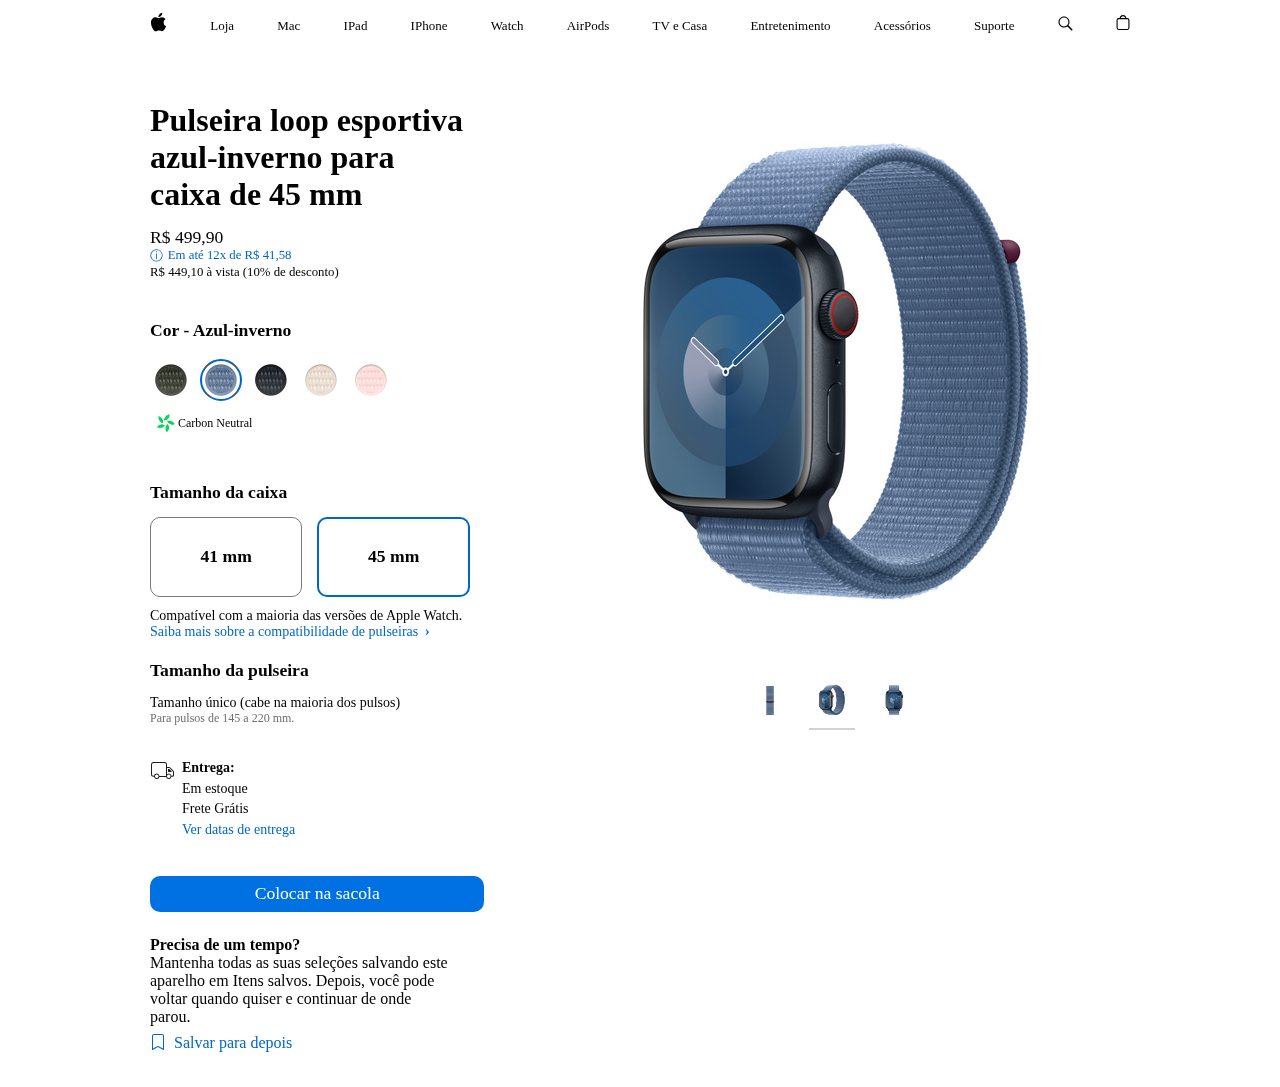
<file: aula2-paginaAppleWatch/index.html>
<!DOCTYPE html>
<html lang="en">
  <head>
    <meta charset="UTF-8" />
    <meta name="viewport" content="width=device-width, initial-scale=1.0" />
    <title>Hashtag Watch</title>
    <link rel="stylesheet" href="./style.css" />
    <script src="./script.js" defer></script>
  </head>
  <body>
    <nav>
      <ul>
        <li>
          <svg
            height="48"
            viewBox="0 0 17 48"
            width="17"
            xmlns="http://www.w3.org/2000/svg">
            <path
              d="m15.5752 19.0792a4.2055 4.2055 0 0 0 -2.01 3.5376 4.0931 4.0931 0 0 0 2.4908 3.7542 9.7779 9.7779 0 0 1 -1.2755 2.6351c-.7941 1.1431-1.6244 2.2862-2.8878 2.2862s-1.5883-.734-3.0443-.734c-1.42 0-1.9252.7581-3.08.7581s-1.9611-1.0589-2.8876-2.3584a11.3987 11.3987 0 0 1 -1.9373-6.1487c0-3.61 2.3464-5.523 4.6566-5.523 1.2274 0 2.25.8062 3.02.8062.734 0 1.8771-.8543 3.2729-.8543a4.3778 4.3778 0 0 1 3.6822 1.841zm-6.8586-2.0456a1.3865 1.3865 0 0 1 -.2527-.024 1.6557 1.6557 0 0 1 -.0361-.337 4.0341 4.0341 0 0 1 1.0228-2.5148 4.1571 4.1571 0 0 1 2.7314-1.4078 1.7815 1.7815 0 0 1 .0361.373 4.1487 4.1487 0 0 1 -.9867 2.587 3.6039 3.6039 0 0 1 -2.5148 1.3236z"></path>
          </svg>
        </li>
        <li>Loja</li>
        <li>Mac</li>
        <li>IPad</li>
        <li>IPhone</li>
        <li>Watch</li>
        <li>AirPods</li>
        <li>TV e Casa</li>
        <li>Entretenimento</li>
        <li>Acessórios</li>
        <li>Suporte</li>
        <li>
          <svg
            xmlns="http://www.w3.org/2000/svg"
            width="15px"
            height="44px"
            viewBox="0 0 15 44">
            <path
              d="M14.298,27.202l-3.87-3.87c0.701-0.929,1.122-2.081,1.122-3.332c0-3.06-2.489-5.55-5.55-5.55c-3.06,0-5.55,2.49-5.55,5.55 c0,3.061,2.49,5.55,5.55,5.55c1.251,0,2.403-0.421,3.332-1.122l3.87,3.87c0.151,0.151,0.35,0.228,0.548,0.228 s0.396-0.076,0.548-0.228C14.601,27.995,14.601,27.505,14.298,27.202z M1.55,20c0-2.454,1.997-4.45,4.45-4.45 c2.454,0,4.45,1.997,4.45,4.45S8.454,24.45,6,24.45C3.546,24.45,1.55,22.454,1.55,20z"></path>
          </svg>
        </li>
        <li>
          <svg
            height="44"
            viewBox="0 0 14 44"
            width="14"
            xmlns="http://www.w3.org/2000/svg">
            <path
              d="m11.3535 16.0283h-1.0205a3.4229 3.4229 0 0 0 -3.333-2.9648 3.4229 3.4229 0 0 0 -3.333 2.9648h-1.02a2.1184 2.1184 0 0 0 -2.117 2.1162v7.7155a2.1186 2.1186 0 0 0 2.1162 2.1167h8.707a2.1186 2.1186 0 0 0 2.1168-2.1167v-7.7155a2.1184 2.1184 0 0 0 -2.1165-2.1162zm-4.3535-1.8652a2.3169 2.3169 0 0 1 2.2222 1.8652h-4.4444a2.3169 2.3169 0 0 1 2.2222-1.8652zm5.37 11.6969a1.0182 1.0182 0 0 1 -1.0166 1.0171h-8.7069a1.0182 1.0182 0 0 1 -1.0165-1.0171v-7.7155a1.0178 1.0178 0 0 1 1.0166-1.0166h8.707a1.0178 1.0178 0 0 1 1.0164 1.0166z"></path>
          </svg>
        </li>
      </ul>
    </nav>
    <main>
      <section id="produto">
        <div id="opcoes-produto">
          <h1 id="titulo-produto">Pulseira loop esportiva azul-inverno para caixa de 45 mm</h1>
          <div class="precos">
            <p id="preco">R$ 499,90</p>
            <span id="parcelas" class="link">
              <p>&#9432</p>
              <p>Em até 12x de R$ 41,58</p>
            </span>
            <p id="a-vista">R$ 449,10 à vista (10% de desconto)</p>
          </div>
          <div id="opcoes">
            <h2 id="nome-cor-selecionada">Cor - Azul-inverno</h2>
            <ul id="selecao-cores">
              <li><input type="radio" name="opcao-cor" id="0-cor" onclick="trocarCor()"><label for="0-cor"><img src="./imagens/opcoes-cores/verde-cipreste.jpeg" alt="" srcset=""></label></li>
              <li><input type="radio" name="opcao-cor" id="1-cor" onclick="trocarCor()" checked><label for="1-cor"><img src="./imagens/opcoes-cores/azul-inverno.jpeg" alt="" srcset=""></label></li>
              <li><input type="radio" name="opcao-cor" id="2-cor" onclick="trocarCor()"><label for="2-cor"><img src="./imagens/opcoes-cores/meia-noite.jpeg" alt="" srcset=""></label></li>
              <li><input type="radio" name="opcao-cor" id="3-cor" onclick="trocarCor()"><label for="3-cor"><img src="./imagens/opcoes-cores/estelar.jpeg" alt="" srcset=""></label></li>
              <li><input type="radio" name="opcao-cor" id="4-cor" onclick="trocarCor()"><label for="4-cor"><img src="./imagens/opcoes-cores/rosa-claro.jpeg" alt="" srcset=""></label></li>
            </ul>
            <div id="selo-carbono">
              <img src="./imagens/outros-recursos/neutralidade-c.jpeg" alt="">
              <p>Carbon Neutral</p>
            </div>
            <div id="tamanho-caixa">
              <h2>Tamanho da caixa</h2>
              <div id="opcoes-tamanho">
                <input type="radio" name="opcao-tamanho" id="0-tamanho" onclick="trocarTamanho()">
                <label for="0-tamanho">41 mm</label>
                <input type="radio" name="opcao-tamanho" id="1-tamanho" checked onclick="trocarTamanho()">
                <label for="1-tamanho">45 mm</label>
              </div>
              <div id='disclaimer'>
                <p>Compatível com a maioria das versões de Apple Watch.
                </p>
                <p id='saiba-mais' class="link">Saiba mais sobre a compatibilidade de pulseiras <b>&#8250;</b>
                </p>
              </div>
              <div id="info-extra">
                <h2>Tamanho da pulseira
                </h2>
                <p id="info-principal">Tamanho único (cabe na maioria dos pulsos)
                </p>
                <p id="info-secundaria">Para pulsos de 145 a 220 mm.
                </p>
              </div>
            </div>
            <div id="entrega">
              <div id="icone">
                <svg viewBox="0 0 25 25" class="as-svgicon as-svgicon-boxtruck as-svgicon-reduced as-svgicon-boxtruckreduced" role="img" aria-hidden="true" width="25px" height="25px"><path fill="none" d="M0 0h25v25H0z"></path><path fill="#1d1d1f" d="m23.482 12.847-2.92-3.209A1.947 1.947 0 0 0 18.985 9H17V6.495a2.5 2.5 0 0 0-2.5-2.5h-11a2.5 2.5 0 0 0-2.5 2.5v9.75a2.5 2.5 0 0 0 2.5 2.5h.548A2.746 2.746 0 0 0 6.75 21.02 2.618 2.618 0 0 0 9.422 19h6.681a2.744 2.744 0 0 0 5.347-.23h.735A1.656 1.656 0 0 0 24 16.98v-2.808a1.937 1.937 0 0 0-.518-1.325ZM8.426 18.745a1.74 1.74 0 0 1-3.352 0 1.577 1.577 0 0 1 .015-1 1.738 1.738 0 0 1 3.322 0 1.578 1.578 0 0 1 .015 1ZM9.447 18a2.726 2.726 0 0 0-5.394-.255H3.5a1.502 1.502 0 0 1-1.5-1.5v-9.75a1.502 1.502 0 0 1 1.5-1.5h11a1.502 1.502 0 0 1 1.5 1.5V18Zm10.972.77a1.738 1.738 0 0 1-3.337 0 1.573 1.573 0 0 1 0-1 1.742 1.742 0 1 1 3.337 1ZM23 16.98c0 .569-.229.79-.815.79h-.735A2.73 2.73 0 0 0 17 16.165V10h1.986a.976.976 0 0 1 .838.314l2.927 3.214a.95.95 0 0 1 .249.644Zm-1.324-3.36a.512.512 0 0 1 .174.38h-3.306a.499.499 0 0 1-.544-.528V11h1.073a.76.76 0 0 1 .594.268Z"></path></svg>
              </div>
              <div id="informacoes-entrega">
                <span>Entrega:</span>
                <p id="disponibilidade">Em estoque</p>
                <p id="valor-frete">Frete Grátis</p>
                <p id="tempo-entrega" class="link">Ver datas de entrega</p>
              </div>
            </div>
            <div id="comprar">
              <button id="adicionar-a-sacola">Colocar na sacola</button>
              <div id="comprar-depois">
                <span>Precisa de um tempo?</span>
                <p>Mantenha todas as suas seleções salvando este aparelho em Itens salvos. Depois, você pode voltar quando quiser e continuar de onde parou.</p>
                <p class="link" id="salvar-depois"><svg xmlns="http://www.w3.org/2000/svg" width="16" height="16" fill="currentColor" class="bi bi-bookmark" viewBox="0 0 16 16">
                  <path d="M2 2a2 2 0 0 1 2-2h8a2 2 0 0 1 2 2v13.5a.5.5 0 0 1-.777.416L8 13.101l-5.223 2.815A.5.5 0 0 1 2 15.5zm2-1a1 1 0 0 0-1 1v12.566l4.723-2.482a.5.5 0 0 1 .554 0L13 14.566V2a1 1 0 0 0-1-1z"/>
                </svg> Salvar para depois</p>
              </div>
            </div>
          </div>
        </div>
        <div id="visualizacao">
          <img src="./imagens/opcoes-cores/imagens-azul-inverno/imagem-1.jpeg" alt="" id="imagem-visualizacao">
          <ul id="selecionar-imagem">
            <li><input type="radio" name="opcao-imagem" id="0-imagem" onclick="trocarImagem()"><label for="0-imagem"><img src="./imagens/opcoes-cores/imagens-azul-inverno/imagem-0.jpeg" alt="" srcset="" id="0-imagem-miniatura"></label></li>
            <li><input type="radio" name="opcao-imagem" id="1-imagem" checked onclick="trocarImagem()"><label for="1-imagem"><img src="./imagens/opcoes-cores/imagens-azul-inverno/imagem-1.jpeg" alt="" srcset="" id="1-imagem-miniatura"></label></li>
            <li><input type="radio" name="opcao-imagem" id="2-imagem" onclick="trocarImagem()"><label for="2-imagem"><img src="./imagens/opcoes-cores/imagens-azul-inverno/imagem-2.jpeg" alt="" srcset="" id="2-imagem-miniatura"></label></li>
          </ul>
        </div>
      </section>
      <section id="carbon-neutral"></section>
      <section id="informacoes"></section>
      <section id="compatibilidade"></section>
      <section id="outros"></section>
    </main>
  </body>
</html>
</file>
<file: aula2-paginaAppleWatch/style.css>
@font-face {
  font-family: 'San Francisco';
  font-weight: 400;
  src: url('https://applesocial.s3.amazonaws.com/assets/styles/fonts/sanfrancisco/sanfranciscodisplay-regular-webfont.woff');
}

* {
  margin: 0;
  padding: 0;
  box-sizing: border-box;
  font-family: 'San Francisco';
  list-style-type: none;
}
:root {
  display: flex;
  flex-direction: column;
  align-items: center;
}

body {
  height: 100dvh;
}

nav {
  width: 61.25rem;
  & > ul {
    display: flex;
    width: 100%;
    justify-content: space-between;
    align-items: center;
    cursor: pointer;
    font-size: small;
  }
}

main {
  margin: 3.125rem auto;
  width: 61.25rem;
}

#produto {
  display: flex;
  & > #opcoes-produto {
    flex-grow: 0;
    flex-basis: 33.33333%;
  }
  & > #visualizacao {
    flex-grow: 0;
    flex-basis: 66.66666%;
  }
}

.link {
  color: #0066cc;
  cursor: pointer;
  &:hover {
    text-decoration: underline;
  }
}

#opcoes-produto {
  display: flex;
  flex-direction: column;
  & > h1 {
    width: 20rem;
    font-size: 2rem;
  }
}

.precos {
  margin: 0.875rem 0 0;
  padding: 0 0 0.625rem;
  font-size: 1.1rem;
  & > #parcelas {
    font-size: 0.8rem;
    color: #0066cc;
    display: flex;
    & :first-child {
      width: fit-content;
      margin-right: 0.3rem;
    }
    & p {
      width: fit-content;
    }
  }
  & #a-vista {
    font-size: 0.8rem;
  }
}

#opcoes {
  margin: 1.875rem 0 0;
  & h2 {
    font-size: 1.1rem;
  }
  & ul {
    display: flex;
    padding: 1.1rem 0 0 0;
    & li {
      margin: 0 0.5rem 0.5rem 0;
      & input {
        display: none;
      }
      & label {
        display: flex;
        justify-content: center;
        align-items: center;
        cursor: pointer;
        height: 2.625rem;
        width: 2.625rem;
        & > img {
          width: 2rem;
          mix-blend-mode: color;
        }
      }
      & input[type='radio']:checked + label {
        border-radius: 50%;
        border: 0.125rem solid #0066cc;
      }
    }
  }
}

#selo-carbono {
  display: flex;
  align-items: center;
  padding: 0.125rem 0 1rem 0.1875rem;
  & img {
    width: 1.5625rem;
  }
  & p {
    font-size: 0.75rem;
  }
}

#tamanho-caixa {
  margin-top: 1.875rem;
  & > div#opcoes-tamanho {
    display: flex;
    gap: 0.9375rem;
    & input {
      display: none;
    }
    & label {
      flex-basis: 50%;
      font-size: 1.1rem;
      font-weight: bold;
      height: 5rem;
      display: flex;
      justify-content: center;
      align-items: center;
      margin: 0.875rem 0 0;
      border: 0.00625rem solid #797979;
      border-radius: 0.625rem;
      cursor: pointer;
    }
    & input[type='radio']:checked + label {
      border: 0.125rem solid #0066cc;
    }
  }
}

#disclaimer {
  margin-top: 0.7rem;
  display: flex;
  flex-direction: column;
  font-size: 0.875rem;
  & > #saiba-mais {
    & > b {
      margin-left: 0.2rem;
    }
  }
}

#info-extra {
  padding-top: 1.25rem;
  display: flex;
  flex-direction: column;
  & > #info-principal {
    margin-top: 0.875rem;
    font-size: 0.875rem;
  }

  & > #info-secundaria {
    font-size: 0.75rem;
    color: #6e6e73;
  }
}

#entrega {
  padding: 2rem 0 0;
  font-size: 0.875rem;
  display: flex;
  position: relative;
  & > #icone {
    position: absolute;
    top: 2rem;
  }
  & #informacoes-entrega {
    line-height: 1.3rem;
    position: relative;
    left: 2rem;
    & > span {
      font-weight: bold;
    }
  }
}

#comprar {
  margin: 2.2rem 0;
  & > #adicionar-a-sacola {
    all: unset;
    cursor: pointer;
    width: 100%;
    text-align: center;
    font-size: 1.1rem;
    font-weight: 500;
    background-color: #0071e3;
    color: #fff;
    border-radius: 0.625rem;
    padding: 0.45rem;

    &:hover {
      background-color: #057bf1;
    }
  }
}

#comprar-depois {
  padding: 1.5rem 0 0;
  & > span {
    font-weight: bold;
  }
  & p {
    margin: 0 1.25rem 0 0;
  }
  & p:has(> svg) {
    display: flex;
    align-items: start;
    gap: 0.5rem;
    padding: 0.5rem 0 0;
  }
}

#visualizacao {
  margin: 0 0 0 5rem;
}

#selecionar-imagem {
  display: flex;
  justify-content: center;
  & li {
    padding: 0 1rem 0 0;
    & input {
      display: none;
    }
    & label > img {
      width: 2.875rem;
      padding: 0.25rem;
      padding-bottom: 0.5rem;
      cursor: pointer;
      border-bottom: 0.125rem solid hsla(0, 0%, 100%, 0);
      &:hover {
        border-color: #e8e8ed;
      }
    }
    & input[type='radio']:checked + label > img {
      border-color: #d2d2d6;
    }
  }
}

.caixa-pequena {
  transform: scale(0.9);
}
</file>
